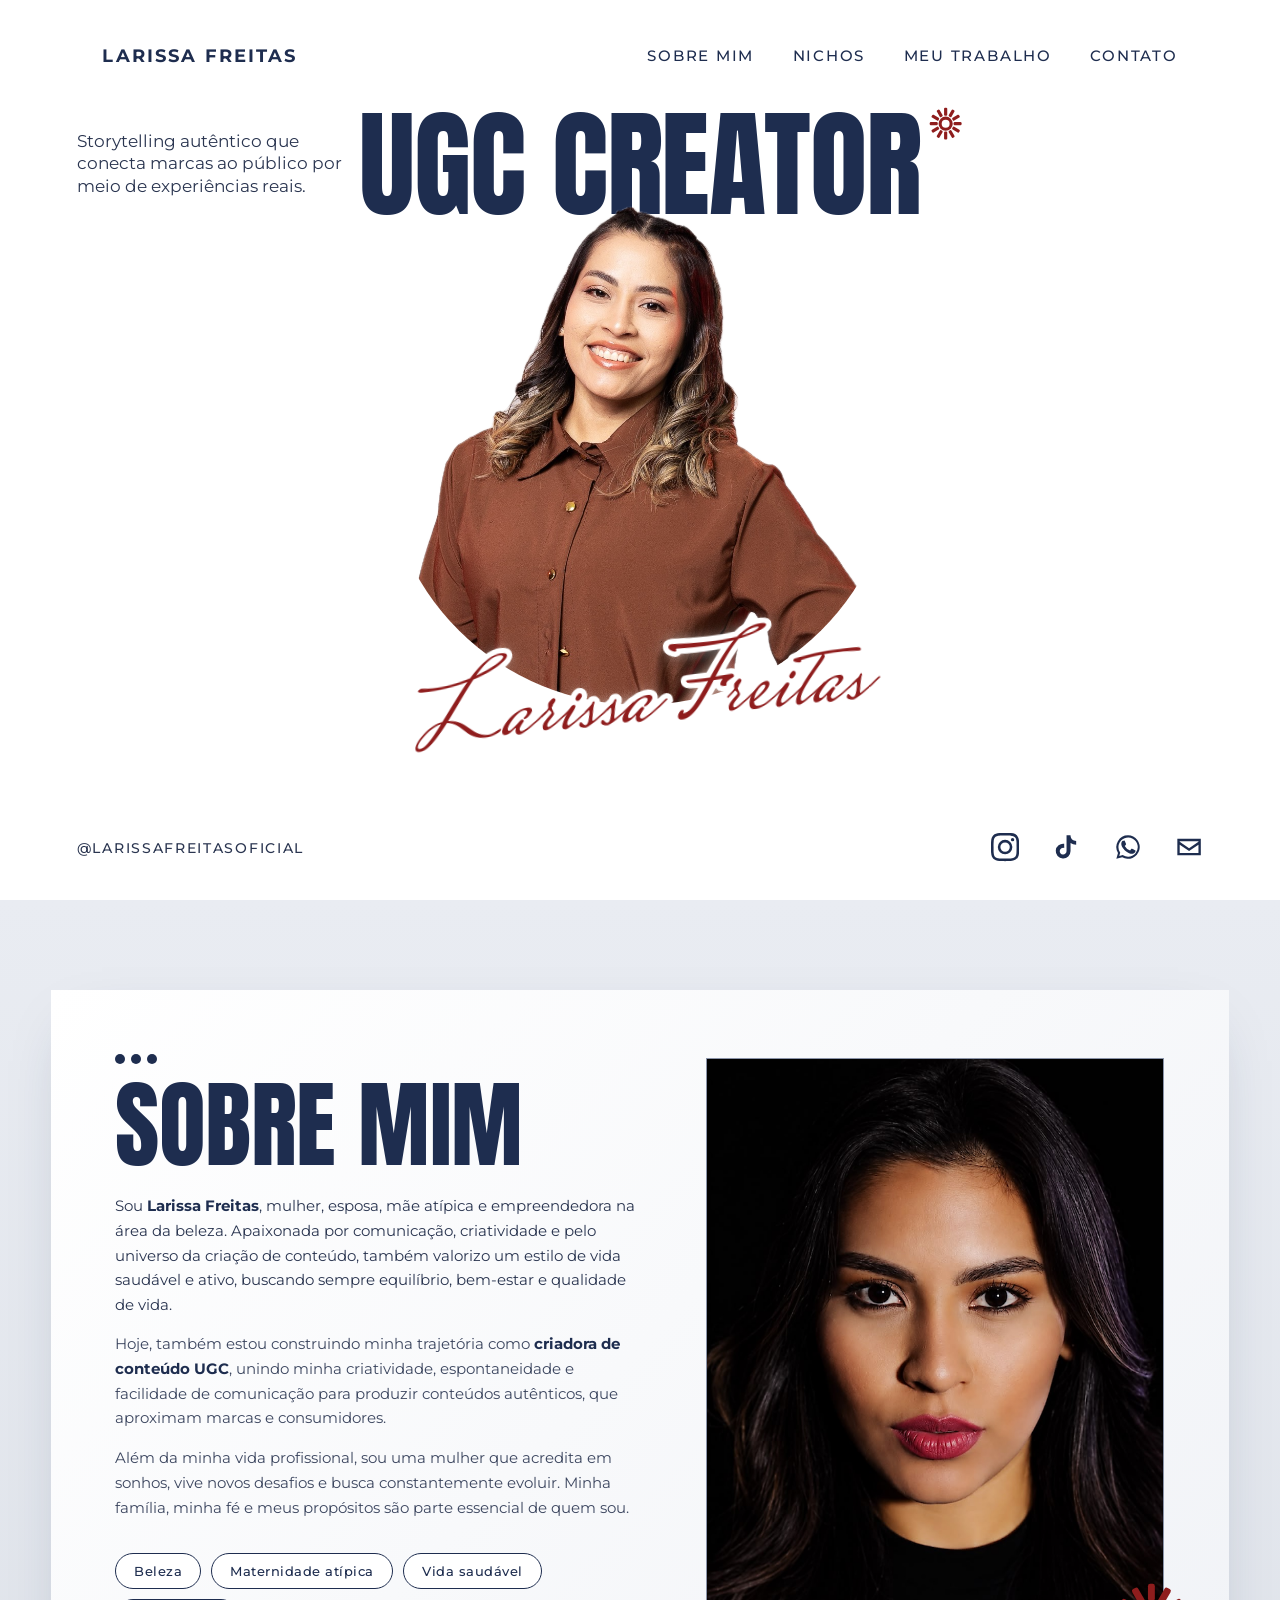
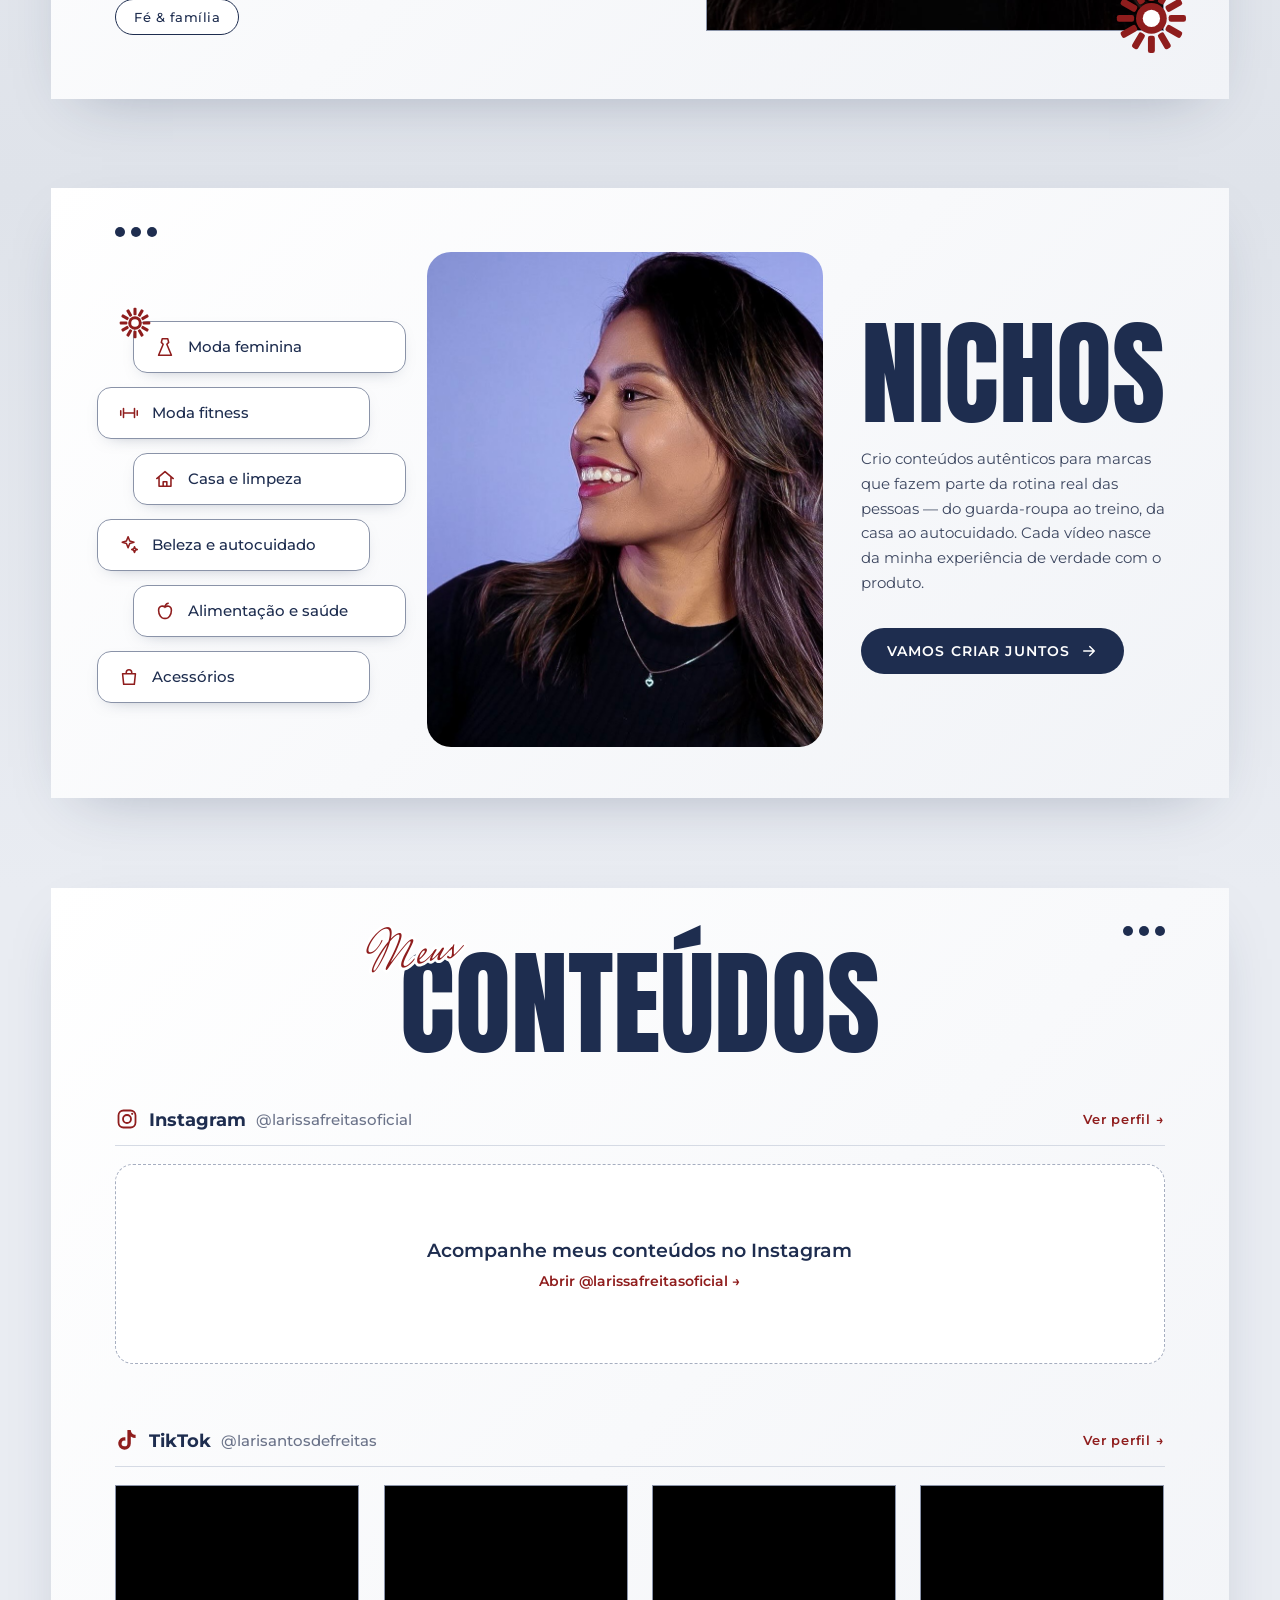
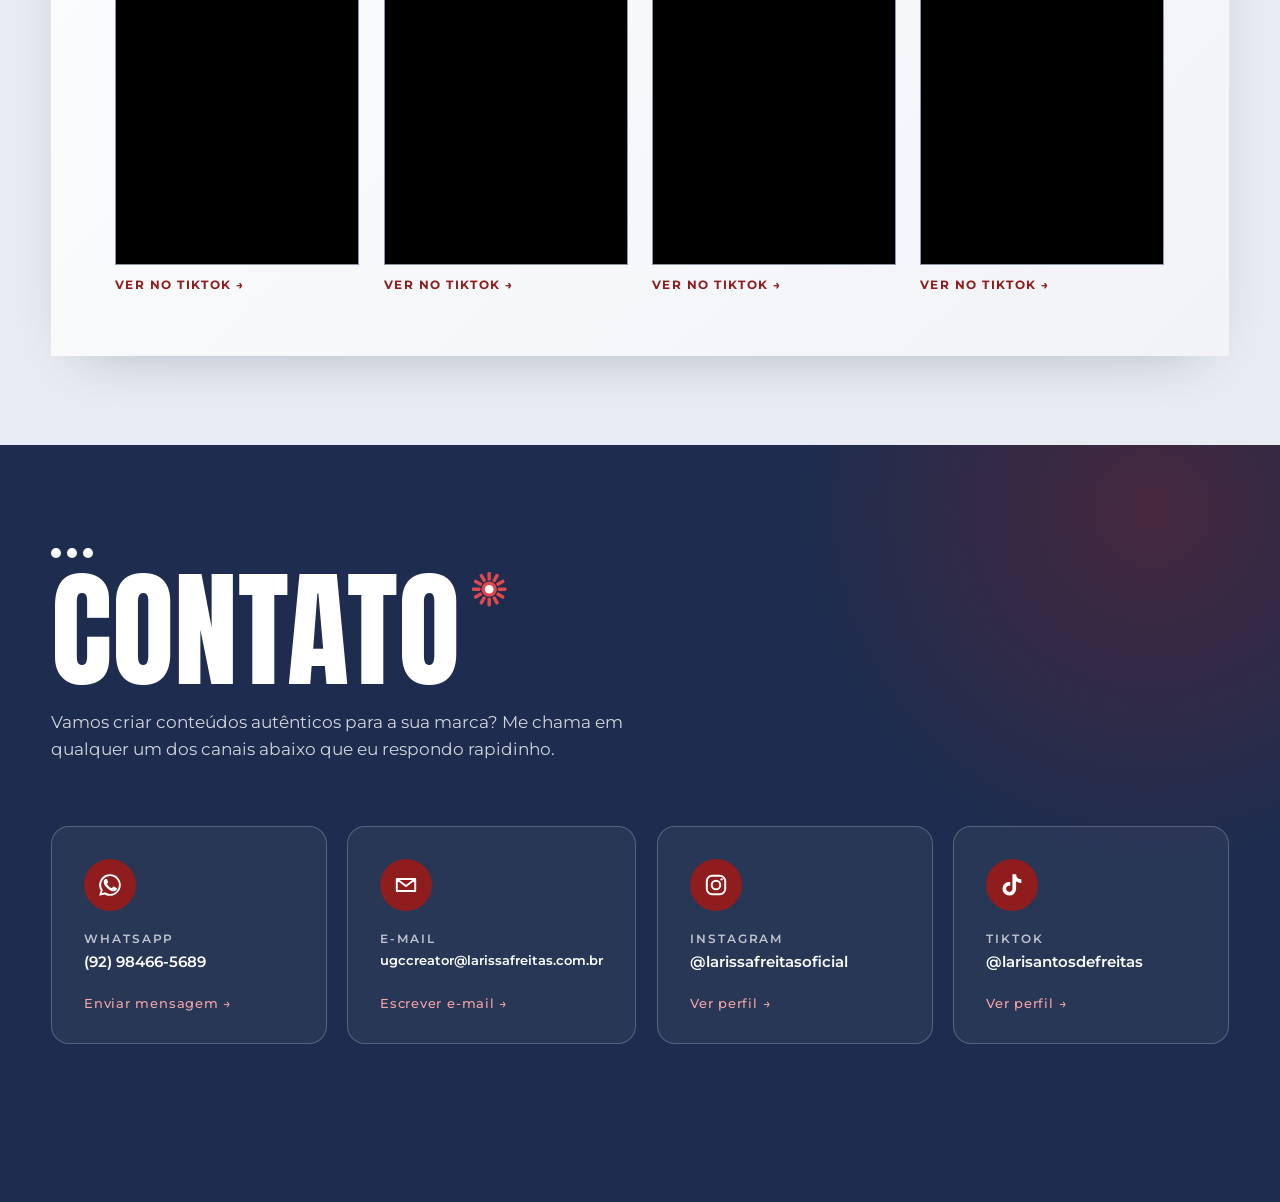
<file: index.html>
<!doctype html>
<html lang="pt-BR">
<head>
  <meta charset="utf-8">
  <meta name="viewport" content="width=device-width, initial-scale=1">
  <title>Larissa Freitas | UGC Creator</title>
  <meta name="description" content="Larissa Freitas — UGC Creator. Conteúdo autêntico que conecta marcas ao público por meio de experiências reais.">
  <link rel="icon" href="assets/img/favicon.svg" type="image/svg+xml">
  <link rel="icon" href="assets/img/favicon-32.png" sizes="32x32" type="image/png">
  <link rel="apple-touch-icon" href="assets/img/apple-touch-icon.png">
  <link rel="preconnect" href="https://fonts.googleapis.com">
  <link rel="preconnect" href="https://fonts.gstatic.com" crossorigin>
  <link href="https://fonts.googleapis.com/css2?family=Anton&family=Montserrat:wght@400;500;700&display=swap" rel="stylesheet">
  <!-- fonte cursiva com display=block: não mostra fonte substituta antes de carregar (evita o "pulo") -->
  <link href="https://fonts.googleapis.com/css2?family=Mrs+Saint+Delafield&display=block" rel="stylesheet">
  <link rel="stylesheet" href="css/styles.css?v=7">
</head>
<body>

  <!-- ===== SEÇÃO 1: HERO ===== -->
  <header class="hero" id="inicio">
    <nav class="nav">
      <a href="#inicio" class="nav__brand">LARISSA FREITAS</a>
      <button class="nav__toggle" aria-label="Abrir menu" aria-expanded="false">
        <span></span><span></span>
      </button>
      <ul class="nav__links">
        <li><a href="#sobre">Sobre Mim</a></li>
        <li><a href="#nichos">Nichos</a></li>
        <li><a href="#trabalhos">Meu Trabalho</a></li>
        <li><a href="#contato">Contato</a></li>
      </ul>
    </nav>

    <div class="hero__body">
      <p class="hero__tagline">
        Storytelling autêntico que conecta marcas ao público por meio de experiências reais.
      </p>

      <div class="hero__center">
        <h1 class="hero__title">
          UGC CREATOR<svg class="hero__star" viewBox="0 0 40 40" aria-hidden="true">
            <g fill="currentColor">
              <circle cx="20" cy="20" r="8"/>
              <g id="ray"><rect x="18.2" y="2" width="3.6" height="9" rx="1.2"/></g>
              <use href="#ray" transform="rotate(30 20 20)"/>
              <use href="#ray" transform="rotate(60 20 20)"/>
              <use href="#ray" transform="rotate(90 20 20)"/>
              <use href="#ray" transform="rotate(120 20 20)"/>
              <use href="#ray" transform="rotate(150 20 20)"/>
              <use href="#ray" transform="rotate(180 20 20)"/>
              <use href="#ray" transform="rotate(210 20 20)"/>
              <use href="#ray" transform="rotate(240 20 20)"/>
              <use href="#ray" transform="rotate(270 20 20)"/>
              <use href="#ray" transform="rotate(300 20 20)"/>
              <use href="#ray" transform="rotate(330 20 20)"/>
            </g>
            <circle cx="20" cy="20" r="4.5" fill="#fff"/>
          </svg>
        </h1>

        <figure class="hero__photo">
          <img src="assets/img/larissa-hero.png" alt="Larissa Freitas, UGC Creator">
        </figure>

        <span class="hero__signature" aria-hidden="true">Larissa Freitas</span>
      </div>
    </div>

    <div class="hero__footer">
      <a href="https://www.instagram.com/larissafreitasoficial/" target="_blank" rel="noopener" class="hero__site">@LARISSAFREITASOFICIAL</a>

      <ul class="hero__social">
        <li><a href="https://www.instagram.com/larissafreitasoficial/" target="_blank" rel="noopener" aria-label="Instagram">
          <svg viewBox="0 0 24 24"><path d="M12 2.2c3.2 0 3.6 0 4.8.1 3.3.1 4.8 1.7 4.9 4.9.1 1.3.1 1.6.1 4.8s0 3.6-.1 4.8c-.1 3.2-1.7 4.8-4.9 4.9-1.3.1-1.6.1-4.8.1s-3.6 0-4.8-.1c-3.3-.1-4.8-1.7-4.9-4.9C2.2 15.6 2.2 15.2 2.2 12s0-3.6.1-4.8C2.4 3.9 3.9 2.4 7.2 2.3c1.2-.1 1.6-.1 4.8-.1ZM12 0C8.7 0 8.3 0 7.1.1 2.7.3.3 2.7.1 7.1 0 8.3 0 8.7 0 12s0 3.7.1 4.9c.2 4.4 2.6 6.8 7 7 1.2.1 1.6.1 4.9.1s3.7 0 4.9-.1c4.4-.2 6.8-2.6 7-7 .1-1.2.1-1.6.1-4.9s0-3.7-.1-4.9c-.2-4.4-2.6-6.8-7-7C15.7 0 15.3 0 12 0Zm0 5.8a6.2 6.2 0 1 0 0 12.4 6.2 6.2 0 0 0 0-12.4ZM12 16a4 4 0 1 1 0-8 4 4 0 0 1 0 8Zm6.4-11.8a1.4 1.4 0 1 0 0 2.9 1.4 1.4 0 0 0 0-2.9Z"/></svg>
        </a></li>
        <li><a href="https://www.tiktok.com/@larisantosdefreitas" target="_blank" rel="noopener" aria-label="TikTok">
          <svg viewBox="0 0 24 24"><path d="M19.6 6.7a4.8 4.8 0 0 1-3.8-4.2V2h-3.4v13.4a2.9 2.9 0 1 1-2-2.7V9.2a6.3 6.3 0 1 0 5.4 6.2V8.6a8.2 8.2 0 0 0 4.8 1.5V6.8l-1-.1Z"/></svg>
        </a></li>
        <li><a href="https://wa.me/5592984665689" target="_blank" rel="noopener" aria-label="WhatsApp">
          <svg viewBox="0 0 24 24"><path d="M17.5 14.4c-.3-.1-1.8-.9-2-1-.3-.1-.5-.1-.7.1l-.9 1.2c-.2.2-.3.2-.6.1a8.1 8.1 0 0 1-4-3.5c-.3-.5.3-.5.9-1.6.1-.2 0-.4 0-.5l-.9-2.2c-.2-.6-.5-.5-.7-.5h-.6c-.2 0-.5.1-.8.4-.3.3-1 1-1 2.5s1.1 2.9 1.2 3.1c.2.2 2.1 3.2 5.1 4.5 1.9.8 2.6.9 3.6.7.6-.1 1.8-.7 2-1.4.3-.7.3-1.3.2-1.4l-.8-.5ZM12 2a10 10 0 0 0-8.6 15.1L2 22l5-1.3A10 10 0 1 0 12 2Zm0 18.2c-1.5 0-3-.4-4.2-1.2l-.3-.2-3 .8.8-2.9-.2-.3A8.2 8.2 0 1 1 12 20.2Z"/></svg>
        </a></li>
        <li><a href="mailto:ugccreator@larissafreitas.com.br" aria-label="E-mail">
          <svg viewBox="0 0 24 24"><path d="M2 5h20v14H2V5Zm2 2v.5l8 5.5 8-5.5V7H4Zm16 3-8 5.4L4 10v7h16v-7Z"/></svg>
        </a></li>
      </ul>
    </div>
  </header>

  <!-- ===== SEÇÃO 2: SOBRE MIM ===== -->
  <section class="about" id="sobre">
    <div class="about__card">
      <div class="about__content">
        <span class="about__dots" aria-hidden="true"><i></i><i></i><i></i></span>
        <h2 class="about__title">SOBRE MIM</h2>

        <p class="about__lead">
          Sou <strong>Larissa Freitas</strong>, mulher, esposa, mãe atípica e empreendedora na área da beleza.
          Apaixonada por comunicação, criatividade e pelo universo da criação de conteúdo, também valorizo um
          estilo de vida saudável e ativo, buscando sempre equilíbrio, bem-estar e qualidade de vida.
        </p>
        <p>
          Hoje, também estou construindo minha trajetória como <strong>criadora de conteúdo UGC</strong>, unindo
          minha criatividade, espontaneidade e facilidade de comunicação para produzir conteúdos autênticos,
          que aproximam marcas e consumidores.
        </p>
        <p>
          Além da minha vida profissional, sou uma mulher que acredita em sonhos, vive novos desafios e busca
          constantemente evoluir. Minha família, minha fé e meus propósitos são parte essencial de quem sou.
        </p>

        <ul class="about__tags">
          <li>Beleza</li>
          <li>Maternidade atípica</li>
          <li>Vida saudável</li>
          <li>Fé &amp; família</li>
        </ul>
      </div>

      <figure class="about__photo">
        <div class="about__frame">
          <img src="assets/img/larissa-sobre2.jpg" alt="Retrato de Larissa Freitas" loading="lazy">
        </div>
        <svg class="about__star" viewBox="0 0 40 40" aria-hidden="true">
          <g fill="currentColor">
            <circle cx="20" cy="20" r="8"/>
            <g id="ray2"><rect x="18.2" y="2" width="3.6" height="9" rx="1.2"/></g>
            <use href="#ray2" transform="rotate(30 20 20)"/>
            <use href="#ray2" transform="rotate(60 20 20)"/>
            <use href="#ray2" transform="rotate(90 20 20)"/>
            <use href="#ray2" transform="rotate(120 20 20)"/>
            <use href="#ray2" transform="rotate(150 20 20)"/>
            <use href="#ray2" transform="rotate(180 20 20)"/>
            <use href="#ray2" transform="rotate(210 20 20)"/>
            <use href="#ray2" transform="rotate(240 20 20)"/>
            <use href="#ray2" transform="rotate(270 20 20)"/>
            <use href="#ray2" transform="rotate(300 20 20)"/>
            <use href="#ray2" transform="rotate(330 20 20)"/>
          </g>
          <circle cx="20" cy="20" r="4.5" fill="#fff"/>
        </svg>
      </figure>
    </div>
  </section>

  <!-- ===== SEÇÃO 3: NICHOS ===== -->
  <section class="niches" id="nichos">
    <div class="niches__card">
      <span class="about__dots niches__dots" aria-hidden="true"><i></i><i></i><i></i></span>

      <ul class="niches__list">
        <li class="niche">
          <svg class="niches__star" viewBox="0 0 40 40" aria-hidden="true"><use href="#sun"/></svg>
          <svg class="niche__icon" viewBox="0 0 24 24" aria-hidden="true"><path d="M9 3 8 7l2 2-5 12h14L14 9l2-2-1-4M9 3h6"/></svg>
          <span>Moda feminina</span>
        </li>
        <li class="niche">
          <svg class="niche__icon" viewBox="0 0 24 24" aria-hidden="true"><path d="M6 7v10M3 9.5v5M18 7v10M21 9.5v5M6 12h12"/></svg>
          <span>Moda fitness</span>
        </li>
        <li class="niche">
          <svg class="niche__icon" viewBox="0 0 24 24" aria-hidden="true"><path d="M3 11.5 12 4l9 7.5M5.5 10v10h13V10M10 20v-5h4v5"/></svg>
          <span>Casa e limpeza</span>
        </li>
        <li class="niche">
          <svg class="niche__icon" viewBox="0 0 24 24" aria-hidden="true"><path d="M11 3l1.8 4.6L17.4 9l-4.6 1.4L11 15l-1.8-4.6L4.6 9l4.6-1.4zM18 14l.9 2.1L21 17l-2.1.9L18 20l-.9-2.1L15 17l2.1-.9z"/></svg>
          <span>Beleza e autocuidado</span>
        </li>
        <li class="niche">
          <svg class="niche__icon" viewBox="0 0 24 24" aria-hidden="true"><path d="M12 8c-2-2.2-7-1.8-7 3.2C5 16 8 21 12 20c4 1 7-4 7-8.8 0-5-5-5.4-7-3.2zM12 8c0-2.2 1.2-4 3.5-4.5"/></svg>
          <span>Alimentação e saúde</span>
        </li>
        <li class="niche">
          <svg class="niche__icon" viewBox="0 0 24 24" aria-hidden="true"><path d="M5 8.5h14l-1.2 11.5H6.2zM9 8.5V7a3 3 0 0 1 6 0v1.5"/></svg>
          <span>Acessórios</span>
        </li>
      </ul>

      <figure class="niches__photo">
        <img src="assets/img/larissa-nichos3.jpg" alt="Larissa Freitas sorrindo, olhando para o lado" loading="lazy">
      </figure>

      <div class="niches__content">
        <h2 class="niches__title">NICHOS</h2>
        <p>
          Crio conteúdos autênticos para marcas que fazem parte da rotina real das pessoas —
          do guarda-roupa ao treino, da casa ao autocuidado. Cada vídeo nasce da minha
          experiência de verdade com o produto.
        </p>
        <a href="#contato" class="btn">Vamos criar juntos
          <svg viewBox="0 0 24 24" aria-hidden="true"><path d="M5 12h14M13 6l6 6-6 6"/></svg>
        </a>
      </div>
    </div>

  </section>

  <!-- ===== SEÇÃO 4: CONTEÚDOS (Instagram + TikTok, atualizam sozinhos) ===== -->
  <section class="feed" id="trabalhos">
    <div class="feed__card">
      <span class="about__dots feed__dots" aria-hidden="true"><i></i><i></i><i></i></span>

      <h2 class="feed__title">
        <span class="feed__word"><span class="feed__script">Meus</span>CONTEÚDOS</span>
      </h2>

      <!-- Instagram -->
      <div class="feed__block">
        <div class="feed__bar">
          <h3 class="feed__network">
            <svg viewBox="0 0 24 24" aria-hidden="true"><rect x="3.5" y="3.5" width="17" height="17" rx="5" fill="none" stroke="currentColor" stroke-width="1.8"/><circle cx="12" cy="12" r="4" fill="none" stroke="currentColor" stroke-width="1.8"/><circle cx="17.2" cy="6.8" r="1.1" fill="currentColor"/></svg>
            Instagram <span>@larissafreitasoficial</span>
          </h3>
          <a class="feed__more" href="https://www.instagram.com/larissafreitasoficial/" target="_blank" rel="noopener">Ver perfil →</a>
        </div>
        <div class="feed__grid" id="ig-feed" aria-live="polite">
          <!-- preenchido automaticamente pelo script abaixo -->
        </div>
      </div>

      <!-- TikTok (embed oficial do perfil: mostra sempre os vídeos mais recentes) -->
      <div class="feed__block">
        <div class="feed__bar">
          <h3 class="feed__network">
            <svg viewBox="0 0 24 24" aria-hidden="true"><path fill="currentColor" d="M19.6 6.7a4.8 4.8 0 0 1-3.8-4.2V2h-3.4v13.4a2.9 2.9 0 1 1-2-2.7V9.2a6.3 6.3 0 1 0 5.4 6.2V8.6a8.2 8.2 0 0 0 4.8 1.5V6.8l-1-.1Z"/></svg>
            TikTok <span>@larisantosdefreitas</span>
          </h3>
          <a class="feed__more" href="https://www.tiktok.com/@larisantosdefreitas" target="_blank" rel="noopener">Ver perfil →</a>
        </div>
        <div class="feed__grid" id="tt-feed" hidden></div>
        <div class="feed__tiktok">
          <blockquote class="tiktok-embed" cite="https://www.tiktok.com/@larisantosdefreitas" data-unique-id="larisantosdefreitas" data-embed-type="creator" style="max-width: 780px; min-width: 288px;">
            <section>
              <a target="_blank" rel="noopener" href="https://www.tiktok.com/@larisantosdefreitas?refer=creator_embed">@larisantosdefreitas</a>
            </section>
          </blockquote>
        </div>
        <p class="feed__note">Os vídeos não carregaram? <a href="https://www.tiktok.com/@larisantosdefreitas" target="_blank" rel="noopener">Assista direto no TikTok →</a></p>
      </div>
    </div>
  </section>

  <!-- ===== SEÇÃO 5: CONTATO ===== -->
  <section class="contact" id="contato">
    <div class="contact__inner">
      <div class="contact__head">
        <span class="about__dots contact__dots" aria-hidden="true"><i></i><i></i><i></i></span>
        <h2 class="contact__title">CONTATO<svg class="contact__star" viewBox="0 0 40 40" aria-hidden="true"><use href="#sun"/></svg></h2>
        <p class="contact__lead">
          Vamos criar conteúdos autênticos para a sua marca? Me chama em qualquer um dos canais abaixo
          que eu respondo rapidinho.
        </p>
      </div>

      <ul class="contact__list">
        <li>
          <a class="contact__card" href="https://wa.me/5592984665689" target="_blank" rel="noopener">
            <span class="contact__icon">
              <svg viewBox="0 0 24 24" aria-hidden="true"><path fill="currentColor" d="M17.5 14.4c-.3-.1-1.8-.9-2-1-.3-.1-.5-.1-.7.1l-.9 1.2c-.2.2-.3.2-.6.1a8.1 8.1 0 0 1-4-3.5c-.3-.5.3-.5.9-1.6.1-.2 0-.4 0-.5l-.9-2.2c-.2-.6-.5-.5-.7-.5h-.6c-.2 0-.5.1-.8.4-.3.3-1 1-1 2.5s1.1 2.9 1.2 3.1c.2.2 2.1 3.2 5.1 4.5 1.9.8 2.6.9 3.6.7.6-.1 1.8-.7 2-1.4.3-.7.3-1.3.2-1.4l-.8-.5ZM12 2a10 10 0 0 0-8.6 15.1L2 22l5-1.3A10 10 0 1 0 12 2Zm0 18.2c-1.5 0-3-.4-4.2-1.2l-.3-.2-3 .8.8-2.9-.2-.3A8.2 8.2 0 1 1 12 20.2Z"/></svg>
            </span>
            <span class="contact__label">WhatsApp</span>
            <span class="contact__value">(92) 98466-5689</span>
            <span class="contact__cta">Enviar mensagem →</span>
          </a>
        </li>
        <li>
          <a class="contact__card" href="mailto:ugccreator@larissafreitas.com.br">
            <span class="contact__icon">
              <svg viewBox="0 0 24 24" aria-hidden="true"><path fill="none" stroke="currentColor" stroke-width="1.8" stroke-linecap="round" stroke-linejoin="round" d="M3.5 6.5h17v11h-17zM4 7l8 6 8-6"/></svg>
            </span>
            <span class="contact__label">E-mail</span>
            <span class="contact__value contact__value--sm">ugccreator@larissafreitas.com.br</span>
            <span class="contact__cta">Escrever e-mail →</span>
          </a>
        </li>
        <li>
          <a class="contact__card" href="https://www.instagram.com/larissafreitasoficial/" target="_blank" rel="noopener">
            <span class="contact__icon">
              <svg viewBox="0 0 24 24" aria-hidden="true"><rect x="3.5" y="3.5" width="17" height="17" rx="5" fill="none" stroke="currentColor" stroke-width="1.8"/><circle cx="12" cy="12" r="4" fill="none" stroke="currentColor" stroke-width="1.8"/><circle cx="17.2" cy="6.8" r="1.1" fill="currentColor"/></svg>
            </span>
            <span class="contact__label">Instagram</span>
            <span class="contact__value">@larissafreitasoficial</span>
            <span class="contact__cta">Ver perfil →</span>
          </a>
        </li>
        <li>
          <a class="contact__card" href="https://www.tiktok.com/@larisantosdefreitas" target="_blank" rel="noopener">
            <span class="contact__icon">
              <svg viewBox="0 0 24 24" aria-hidden="true"><path fill="currentColor" d="M19.6 6.7a4.8 4.8 0 0 1-3.8-4.2V2h-3.4v13.4a2.9 2.9 0 1 1-2-2.7V9.2a6.3 6.3 0 1 0 5.4 6.2V8.6a8.2 8.2 0 0 0 4.8 1.5V6.8l-1-.1Z"/></svg>
            </span>
            <span class="contact__label">TikTok</span>
            <span class="contact__value">@larisantosdefreitas</span>
            <span class="contact__cta">Ver perfil →</span>
          </a>
        </li>
      </ul>
    </div>

    <footer class="site-footer">
      <span>© 2026 Larissa Freitas · UGC Creator</span>
      <a href="#inicio">Voltar ao topo ↑</a>
    </footer>

    <!-- símbolo do sol reutilizável -->
    <svg width="0" height="0" style="position:absolute" aria-hidden="true">
      <symbol id="sun" viewBox="0 0 40 40">
        <g fill="currentColor">
          <circle cx="20" cy="20" r="8"/>
          <g id="ray3"><rect x="18.2" y="2" width="3.6" height="9" rx="1.2"/></g>
          <use href="#ray3" transform="rotate(30 20 20)"/><use href="#ray3" transform="rotate(60 20 20)"/>
          <use href="#ray3" transform="rotate(90 20 20)"/><use href="#ray3" transform="rotate(120 20 20)"/>
          <use href="#ray3" transform="rotate(150 20 20)"/><use href="#ray3" transform="rotate(180 20 20)"/>
          <use href="#ray3" transform="rotate(210 20 20)"/><use href="#ray3" transform="rotate(240 20 20)"/>
          <use href="#ray3" transform="rotate(270 20 20)"/><use href="#ray3" transform="rotate(300 20 20)"/>
          <use href="#ray3" transform="rotate(330 20 20)"/>
        </g>
        <circle cx="20" cy="20" r="4.5" fill="#fff"/>
      </symbol>
    </svg>
  </section>

  <script src="js/main.js?v=2"></script>
</body>
</html>
</file>
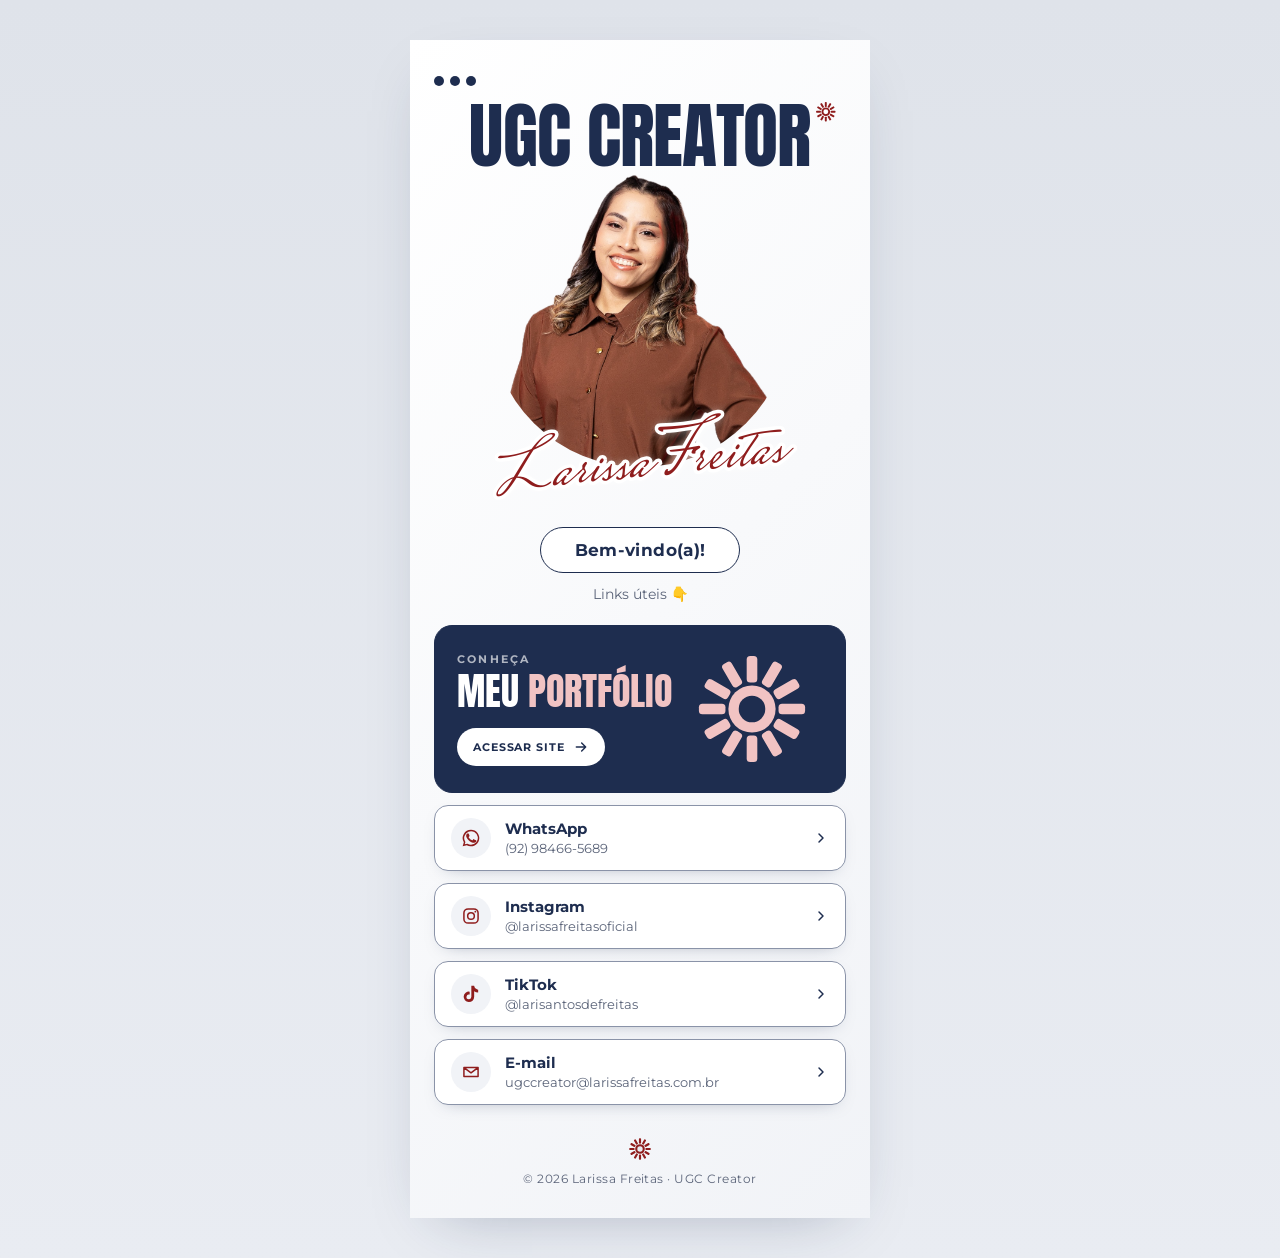
<file: links/index.html>
<!doctype html>
<html lang="pt-BR">
<head>
  <meta charset="utf-8">
  <meta name="viewport" content="width=device-width, initial-scale=1, viewport-fit=cover">
  <title>Larissa Freitas | Links</title>
  <meta name="description" content="Larissa Freitas — UGC Creator. Orçamentos, site, Instagram, TikTok e contato.">
  <meta name="theme-color" content="#ffffff">
  <link rel="icon" href="/assets/img/favicon.svg" type="image/svg+xml">
  <link rel="icon" href="/assets/img/favicon-32.png" sizes="32x32" type="image/png">
  <link rel="apple-touch-icon" href="/assets/img/apple-touch-icon.png">
  <link rel="preconnect" href="https://fonts.googleapis.com">
  <link rel="preconnect" href="https://fonts.gstatic.com" crossorigin>
  <link href="https://fonts.googleapis.com/css2?family=Anton&family=Montserrat:wght@400;500;600;700&display=swap" rel="stylesheet">
  <link href="https://fonts.googleapis.com/css2?family=Mrs+Saint+Delafield&display=block" rel="stylesheet">
  <link rel="stylesheet" href="/links/links.css?v=4">
</head>
<body>
  <main class="lk">

    <!-- ===== TOPO: foto + nome ===== -->
    <header class="lk-hero">
      <span class="lk-dots" aria-hidden="true"><i></i><i></i><i></i></span>
      <h1 class="lk-hero__title">UGC CREATOR<svg class="lk-hero__star" viewBox="0 0 40 40" aria-hidden="true"><use href="#sun"/></svg></h1>
      <figure class="lk-hero__photo">
        <img src="/assets/img/larissa-hero.png" alt="Larissa Freitas, UGC Creator">
      </figure>
      <span class="lk-hero__signature">Larissa Freitas</span>
    </header>

    <div class="lk-welcome">
      <span class="lk-pill">Bem-vindo(a)!</span>
      <p>Links úteis <span aria-hidden="true">👇</span></p>
    </div>

    <!-- ===== CARDS ===== -->
    <ul class="lk-list">

      <!-- Portfólio (destaque) -->
      <li>
        <a class="lk-card lk-card--feature" href="https://larissafreitasugc.com.br" target="_blank" rel="noopener">
          <span class="lk-card__text">
            <span class="lk-card__eyebrow">Conheça</span>
            <span class="lk-card__title">Meu <em>portfólio</em></span>
            <span class="lk-btn">Acessar site
              <svg viewBox="0 0 24 24" aria-hidden="true"><path d="M5 12h14M13 6l6 6-6 6"/></svg>
            </span>
          </span>
          <svg class="lk-card__logo" viewBox="0 0 40 40" aria-hidden="true"><use href="#sun"/></svg>
        </a>
      </li>

      <!-- Redes e contato -->
      <li>
        <a class="lk-row" href="https://wa.me/5592984665689" target="_blank" rel="noopener">
          <span class="lk-row__icon">
            <svg viewBox="0 0 24 24" aria-hidden="true"><path fill="currentColor" d="M17.5 14.4c-.3-.1-1.8-.9-2-1-.3-.1-.5-.1-.7.1l-.9 1.2c-.2.2-.3.2-.6.1a8.1 8.1 0 0 1-4-3.5c-.3-.5.3-.5.9-1.6.1-.2 0-.4 0-.5l-.9-2.2c-.2-.6-.5-.5-.7-.5h-.6c-.2 0-.5.1-.8.4-.3.3-1 1-1 2.5s1.1 2.9 1.2 3.1c.2.2 2.1 3.2 5.1 4.5 1.9.8 2.6.9 3.6.7.6-.1 1.8-.7 2-1.4.3-.7.3-1.3.2-1.4l-.8-.5ZM12 2a10 10 0 0 0-8.6 15.1L2 22l5-1.3A10 10 0 1 0 12 2Zm0 18.2c-1.5 0-3-.4-4.2-1.2l-.3-.2-3 .8.8-2.9-.2-.3A8.2 8.2 0 1 1 12 20.2Z"/></svg>
          </span>
          <span class="lk-row__text"><strong>WhatsApp</strong><span>(92) 98466-5689</span></span>
          <svg class="lk-row__arrow" viewBox="0 0 24 24" aria-hidden="true"><path d="M9 6l6 6-6 6"/></svg>
        </a>
      </li>
      <li>
        <a class="lk-row" href="https://www.instagram.com/larissafreitasoficial/" target="_blank" rel="noopener">
          <span class="lk-row__icon">
            <svg viewBox="0 0 24 24" aria-hidden="true"><rect x="3.5" y="3.5" width="17" height="17" rx="5" fill="none" stroke="currentColor" stroke-width="1.8"/><circle cx="12" cy="12" r="4" fill="none" stroke="currentColor" stroke-width="1.8"/><circle cx="17.2" cy="6.8" r="1.1" fill="currentColor"/></svg>
          </span>
          <span class="lk-row__text"><strong>Instagram</strong><span>@larissafreitasoficial</span></span>
          <svg class="lk-row__arrow" viewBox="0 0 24 24" aria-hidden="true"><path d="M9 6l6 6-6 6"/></svg>
        </a>
      </li>
      <li>
        <a class="lk-row" href="https://www.tiktok.com/@larisantosdefreitas" target="_blank" rel="noopener">
          <span class="lk-row__icon">
            <svg viewBox="0 0 24 24" aria-hidden="true"><path fill="currentColor" d="M19.6 6.7a4.8 4.8 0 0 1-3.8-4.2V2h-3.4v13.4a2.9 2.9 0 1 1-2-2.7V9.2a6.3 6.3 0 1 0 5.4 6.2V8.6a8.2 8.2 0 0 0 4.8 1.5V6.8l-1-.1Z"/></svg>
          </span>
          <span class="lk-row__text"><strong>TikTok</strong><span>@larisantosdefreitas</span></span>
          <svg class="lk-row__arrow" viewBox="0 0 24 24" aria-hidden="true"><path d="M9 6l6 6-6 6"/></svg>
        </a>
      </li>
      <li>
        <a class="lk-row" href="mailto:ugccreator@larissafreitas.com.br">
          <span class="lk-row__icon">
            <svg viewBox="0 0 24 24" aria-hidden="true"><path fill="none" stroke="currentColor" stroke-width="1.8" stroke-linecap="round" stroke-linejoin="round" d="M3.5 6.5h17v11h-17zM4 7l8 6 8-6"/></svg>
          </span>
          <span class="lk-row__text"><strong>E-mail</strong><span>ugccreator@larissafreitas.com.br</span></span>
          <svg class="lk-row__arrow" viewBox="0 0 24 24" aria-hidden="true"><path d="M9 6l6 6-6 6"/></svg>
        </a>
      </li>
    </ul>

    <footer class="lk-footer">
      <svg viewBox="0 0 40 40" aria-hidden="true"><use href="#sun"/></svg>
      <span>© 2026 Larissa Freitas · UGC Creator</span>
    </footer>
  </main>

  <!-- símbolo do sol -->
  <svg width="0" height="0" style="position:absolute" aria-hidden="true">
    <symbol id="sun" viewBox="0 0 40 40">
      <g fill="currentColor">
        <circle cx="20" cy="20" r="8"/>
        <g id="ray"><rect x="18.2" y="2" width="3.6" height="9" rx="1.2"/></g>
        <use href="#ray" transform="rotate(30 20 20)"/><use href="#ray" transform="rotate(60 20 20)"/>
        <use href="#ray" transform="rotate(90 20 20)"/><use href="#ray" transform="rotate(120 20 20)"/>
        <use href="#ray" transform="rotate(150 20 20)"/><use href="#ray" transform="rotate(180 20 20)"/>
        <use href="#ray" transform="rotate(210 20 20)"/><use href="#ray" transform="rotate(240 20 20)"/>
        <use href="#ray" transform="rotate(270 20 20)"/><use href="#ray" transform="rotate(300 20 20)"/>
        <use href="#ray" transform="rotate(330 20 20)"/>
      </g>
      <circle cx="20" cy="20" r="4.5" fill="var(--sun-core, #fff)"/>
    </symbol>
  </svg>
</body>
</html>
</file>
<file: css/styles.css>
:root {
  --navy: #1e2d4f;
  --wine: #8f1d1d;
  --text: #2a3550;
  --bg: #ffffff;
  --font-display: "Anton", "Impact", sans-serif;
  --font-body: "Montserrat", system-ui, sans-serif;
  --font-script: "Mrs Saint Delafield", cursive;
}

*, *::before, *::after { box-sizing: border-box; }
html { scroll-behavior: smooth; }
body {
  margin: 0;
  background: var(--bg);
  color: var(--text);
  font-family: var(--font-body);
  -webkit-font-smoothing: antialiased;
  overflow-x: hidden;
}
html, body { max-width: 100%; overflow-x: clip; }
.hero { overflow-x: clip; }
a { color: inherit; text-decoration: none; }
ul { list-style: none; margin: 0; padding: 0; }

/* ===== HERO ===== */
.hero {
  position: relative;
  min-height: 100vh;
  min-height: 100svh;
  display: flex;
  flex-direction: column;
  padding: 0 clamp(16px, 4vw, 64px);
  max-width: 1600px;
  margin: 0 auto;
}

/* Nav */
.nav {
  display: flex;
  align-items: center;
  justify-content: space-between;
  padding: clamp(20px, 3.5vw, 48px) clamp(0px, 4vw, 80px);
  position: relative;
  z-index: 10;
}
.nav__brand {
  white-space: nowrap;
  font-weight: 700;
  font-size: clamp(14px, 1.4vw, 20px);
  letter-spacing: .12em;
  color: var(--navy);
}
.nav__links {
  display: flex;
  gap: clamp(20px, 3vw, 56px);
  margin-left: 32px;
}
.nav__links a {
  white-space: nowrap;
  font-weight: 500;
  font-size: clamp(12px, 1.15vw, 16px);
  letter-spacing: .12em;
  text-transform: uppercase;
  color: var(--navy);
  position: relative;
}
.nav__links a::after {
  content: "";
  position: absolute;
  left: 0; bottom: -6px;
  width: 100%; height: 2px;
  background: var(--wine);
  transform: scaleX(0);
  transform-origin: left;
  transition: transform .3s ease;
}
.nav__links a:hover::after { transform: scaleX(1); }
.nav__toggle { display: none; }

/* Body */
.hero__body {
  flex: 1;
  display: grid;
  grid-template-columns: 1fr auto 1fr;
  align-items: start;
  padding: 0 clamp(0px, 2vw, 40px);
}
.hero__tagline {
  margin: clamp(8px, 1.5vw, 24px) 0 0;
  max-width: 270px;
  font-size: clamp(14px, 1.35vw, 20px);
  line-height: 1.3;
  color: var(--text);
}

.hero__center {
  grid-column: 2;
  position: relative;
  display: flex;
  flex-direction: column;
  align-items: center;
}

.hero__title {
  position: relative;
  margin: 0;
  font-family: var(--font-display);
  font-weight: 400;
  font-size: clamp(64px, 9.2vw, 150px);
  line-height: .9;
  letter-spacing: -.01em;
  color: var(--navy);
  white-space: nowrap;
  z-index: 1;
}
.hero__star {
  position: absolute;
  top: -.04em;
  right: -.36em;
  width: .3em;
  height: .3em;
  color: var(--wine);
  animation: spin 14s linear infinite;
}
@keyframes spin { to { transform: rotate(360deg); } }

/* Photo: top open, bottom cut in a circle (like the reference) */
.hero__photo {
  position: relative;
  z-index: 2;
  margin: -0.55em 0 0;
  font-size: clamp(64px, 9.2vw, 150px); /* ties overlap to title size */
  width: clamp(300px, min(40vw, 62vh), 600px);
  aspect-ratio: 1 / 1.08;
  border-radius: 0 0 50% 50% / 0 0 46% 46%;
  overflow: hidden;
}
.hero__photo img {
  display: block;
  width: 100%;
  height: 100%;
  object-fit: cover;
  object-position: center top;
}

.hero__signature {
  position: absolute;
  z-index: 3;
  bottom: -0.5em;
  left: 0;
  right: 0;
  display: flex;
  justify-content: center;
  transform: rotate(-6deg);
  font-family: var(--font-script);
  font-size: clamp(64px, 8.5vw, 135px);
  line-height: 1;
  color: var(--wine);
  /* contorno branco para leitura sobre a foto */
  -webkit-text-stroke: .1em #fff;
  paint-order: stroke fill;
  text-shadow: 0 0 .06em #fff, 0 0 .12em #fff, 0 .04em .2em rgba(255,255,255,.9);
  white-space: nowrap;
  pointer-events: none;
}

/* Footer row */
.hero__footer {
  display: flex;
  align-items: center;
  justify-content: space-between;
  padding: clamp(28px, 3vw, 48px) clamp(0px, 2vw, 40px) clamp(24px, 3vw, 44px);
}
.hero__site {
  font-weight: 500;
  font-size: clamp(12px, 1.1vw, 16px);
  letter-spacing: .12em;
  color: var(--text);
}
.hero__social {
  display: flex;
  gap: clamp(18px, 2.6vw, 40px);
}
.hero__social a {
  display: grid;
  place-items: center;
  color: var(--navy);
  transition: color .25s ease, transform .25s ease;
}
.hero__social a:hover { color: var(--wine); transform: translateY(-3px); }
.hero__social svg { width: clamp(22px, 2.2vw, 34px); height: auto; fill: currentColor; }

/* Entrance animation */
@media (prefers-reduced-motion: no-preference) {
  .hero__title,
  .hero__photo,
  .hero__signature,
  .hero__tagline { animation: rise .9s cubic-bezier(.2,.7,.2,1) both; }
  .hero__photo { animation-delay: .15s; }
  .hero__signature { animation-name: rise-sig; animation-delay: .45s; }
  .hero__tagline { animation-delay: .3s; }
}
@media (prefers-reduced-motion: reduce) {
  .hero__star { animation: none; }
}
@keyframes rise {
  from { opacity: 0; transform: translateY(24px); }
  to   { opacity: 1; transform: none; }
}
@keyframes rise-sig {
  from { opacity: 0; transform: rotate(-6deg) translateY(20px); }
  to   { opacity: 1; transform: rotate(-6deg); }
}

/* ===== Tablet / Mobile ===== */
@media (max-width: 900px) {
  .nav { padding-left: 0; padding-right: 0; }
  .nav__toggle {
    display: grid;
    gap: 6px;
    width: 32px;
    padding: 6px 0;
    background: none;
    border: 0;
    cursor: pointer;
  }
  .nav__toggle span {
    display: block;
    height: 2px;
    background: var(--navy);
    transition: transform .3s ease;
  }
  .nav.is-open .nav__toggle span:first-child { transform: translateY(4px) rotate(45deg); }
  .nav.is-open .nav__toggle span:last-child  { transform: translateY(-4px) rotate(-45deg); }
  .nav__links {
    position: absolute;
    top: 100%;
    left: 0; right: 0;
    flex-direction: column;
    gap: 20px;
    padding: 24px 0;
    background: var(--bg);
    border-top: 1px solid #e6e8ee;
    opacity: 0;
    visibility: hidden;
    transform: translateY(-8px);
    transition: .25s ease;
  }
  .nav.is-open .nav__links { opacity: 1; visibility: visible; transform: none; }

}

@media (max-width: 900px) {
  .hero__body {
    grid-template-columns: 1fr;
    justify-items: center;
    text-align: center;
    padding: 0;
  }
  .hero__tagline { order: 2; margin-top: 64px; max-width: 340px; }
  .hero__center { grid-column: 1; order: 1; margin-top: 16px; }
  .hero__title { font-size: clamp(48px, 13vw, 110px); }
  .hero__star { right: -.3em; }
  .hero__photo { font-size: clamp(48px, 13vw, 110px); width: min(82vw, 380px); }
  .hero__signature { font-size: clamp(52px, 14vw, 100px); }
  .hero__center { max-width: 100%; }
  .hero__tagline { margin-top: 64px; }
  .hero__footer { flex-direction: column-reverse; gap: 20px; }
}

/* ===== SOBRE MIM ===== */
.about {
  background: linear-gradient(180deg, #e9ecf2 0%, #dfe3ea 100%);
  padding: clamp(48px, 7vw, 110px) clamp(16px, 4vw, 64px);
}
.about__card {
  max-width: 1280px;
  margin: 0 auto;
  background: linear-gradient(135deg, #ffffff 0%, #f1f3f7 100%);
  display: grid;
  grid-template-columns: 1.15fr 1fr;
  gap: clamp(32px, 5vw, 80px);
  align-items: center;
  padding: clamp(28px, 5vw, 72px);
  box-shadow: 0 20px 60px -30px rgba(30, 45, 79, .35);
}
.about__dots { display: flex; gap: 6px; margin-bottom: 18px; }
.about__dots i {
  width: 10px; height: 10px; border-radius: 50%;
  background: var(--navy);
}
.about__title {
  margin: 0 0 clamp(18px, 2vw, 28px);
  font-family: var(--font-display);
  font-weight: 400;
  font-size: clamp(56px, 7.5vw, 120px);
  line-height: .9;
  color: var(--navy);
  letter-spacing: -.005em;
}
.about__content p {
  margin: 0 0 1em;
  font-size: clamp(15px, 1.15vw, 17px);
  line-height: 1.65;
  color: #3d4760;
  max-width: 58ch;
}
.about__content strong { color: var(--navy); font-weight: 700; }
.about__content .about__lead { color: var(--text); }

.about__tags {
  display: flex;
  flex-wrap: wrap;
  gap: 10px;
  margin-top: clamp(20px, 2.5vw, 32px);
}
.about__tags li {
  padding: 9px 18px;
  border: 1.5px solid var(--navy);
  border-radius: 999px;
  font-size: 13px;
  font-weight: 500;
  letter-spacing: .04em;
  color: var(--navy);
  background: #fff;
}

.about__photo {
  position: relative;
  margin: 0;
}
.about__frame {
  border: 1.5px solid #8a93a8;
  aspect-ratio: 4 / 5;
  overflow: hidden;
  background: #0b0b0d;
}
.about__frame img {
  display: block;
  width: 100%;
  height: 100%;
  object-fit: cover;
  object-position: center 30%;
  transition: transform .8s ease;
}
.about__photo:hover .about__frame img { transform: scale(1.04); }
.about__star {
  position: absolute;
  right: clamp(-28px, -2vw, -16px);
  bottom: clamp(-28px, -2vw, -16px);
  width: clamp(56px, 6vw, 84px);
  height: auto;
  color: var(--wine);
  animation: spin 14s linear infinite;
}
@media (prefers-reduced-motion: reduce) { .about__star { animation: none; } }

@media (max-width: 900px) {
  .about__card { grid-template-columns: 1fr; }
  .about__photo { order: -1; max-width: 420px; width: 100%; margin: 0 auto; }
  .about__star { right: -12px; bottom: -18px; }
}

/* ===== NICHOS ===== */
.niches {
  background: linear-gradient(180deg, #dfe3ea 0%, #e9ecf2 100%);
  padding: 0 clamp(16px, 4vw, 64px) clamp(48px, 7vw, 110px);
}
.niches__card {
  position: relative;
  max-width: 1280px;
  margin: 0 auto;
  background: linear-gradient(135deg, #ffffff 0%, #f1f3f7 100%);
  box-shadow: 0 20px 60px -30px rgba(30, 45, 79, .35);
  display: grid;
  grid-template-columns: minmax(240px, 1fr) minmax(320px, 1.45fr) 1.1fr;
  grid-template-areas: "list photo content";
  align-items: end;
  gap: clamp(16px, 3vw, 48px);
  padding: clamp(28px, 5vw, 72px) clamp(28px, 5vw, 72px) 0;
  overflow: hidden;
}
.niches__dots { position: absolute; top: clamp(24px, 3vw, 40px); left: clamp(28px, 5vw, 72px); }

.niches__list {
  grid-area: list;
  align-self: center;
  display: flex;
  flex-direction: column;
  gap: 14px;
  padding: 24px 0 clamp(28px, 4vw, 56px);
}
.niche {
  position: relative;
  display: flex;
  align-items: center;
  gap: 12px;
  padding: 14px 20px;
  background: #fff;
  border: 1.5px solid #8a93a8;
  border-radius: 14px;
  font-size: clamp(14px, 1.15vw, 17px);
  font-weight: 500;
  color: var(--navy);
  box-shadow: 0 6px 18px -12px rgba(30, 45, 79, .5);
  transition: transform .3s ease, border-color .3s ease;
}
.niche:nth-child(even) { margin-left: -18px; margin-right: 18px; }
.niche:nth-child(odd)  { margin-left: 18px; margin-right: -18px; }
.niche:hover { transform: translateX(6px); border-color: var(--wine); }
.niche__icon {
  flex: none;
  width: 22px; height: 22px;
  fill: none;
  stroke: var(--wine);
  stroke-width: 1.7;
  stroke-linecap: round;
  stroke-linejoin: round;
}
.niches__star {
  position: absolute;
  top: -16px; left: -16px;
  width: 34px; height: 34px;
  color: var(--wine);
  animation: spin 14s linear infinite;
}

.niches__photo {
  grid-area: photo;
  margin: 0;
  align-self: center;
  width: 100%;
  aspect-ratio: 4 / 5;
  border-radius: 24px;
  overflow: hidden;
  margin-bottom: clamp(28px, 4vw, 56px);
}
.niches__photo img {
  display: block;
  width: 100%;
  height: 100%;
  object-fit: cover;
  object-position: center 20%;
}

.niches__content {
  grid-area: content;
  align-self: center;
  padding-bottom: clamp(28px, 4vw, 56px);
}
.niches__title {
  margin: 0 0 clamp(16px, 2vw, 24px);
  font-family: var(--font-display);
  font-weight: 400;
  font-size: clamp(64px, 9vw, 150px);
  line-height: .85;
  color: var(--navy);
}
.niches__content p {
  margin: 0 0 clamp(20px, 2.5vw, 32px);
  max-width: 44ch;
  font-size: clamp(15px, 1.15vw, 17px);
  line-height: 1.65;
  color: #3d4760;
}
.btn {
  display: inline-flex;
  align-items: center;
  gap: 10px;
  padding: 14px 26px;
  background: var(--navy);
  color: #fff;
  border-radius: 999px;
  font-size: 14px;
  font-weight: 600;
  letter-spacing: .08em;
  text-transform: uppercase;
  transition: background .25s ease, transform .25s ease;
}
.btn svg { width: 18px; height: 18px; fill: none; stroke: currentColor; stroke-width: 2; stroke-linecap: round; stroke-linejoin: round; }
.btn:hover { background: var(--wine); transform: translateY(-2px); }

@media (prefers-reduced-motion: reduce) { .niches__star { animation: none; } }

@media (max-width: 1000px) {
  .niches__card {
    grid-template-columns: 1fr 1fr;
    grid-template-areas:
      "content content"
      "list photo";
  }
  .niches__content { padding-top: 24px; padding-bottom: 0; }
}
@media (max-width: 640px) {
  .niches__card {
    grid-template-columns: 1fr;
    grid-template-areas: "content" "photo" "list";
    padding-bottom: 8px;
  }
  .niches__photo { max-width: 420px; margin: 0 auto 24px; }
  .niches__list { padding-top: 8px; }
  .niche:nth-child(n) { margin-left: 0; margin-right: 0; }
}

/* ===== CONTATO ===== */
.contact {
  position: relative;
  background: var(--navy);
  color: #fff;
  padding: clamp(64px, 8vw, 120px) clamp(16px, 4vw, 64px) 0;
  overflow: hidden;
}
.contact::before {
  content: "";
  position: absolute;
  width: 60vw; height: 60vw;
  right: -20vw; top: -25vw;
  border-radius: 50%;
  background: radial-gradient(circle, rgba(143,29,29,.35) 0%, rgba(143,29,29,0) 65%);
  pointer-events: none;
}
.contact__inner { position: relative; max-width: 1280px; margin: 0 auto; }
.contact__dots i { background: #fff; }
.contact__title {
  position: relative;
  display: inline-block;
  margin: 0 0 clamp(16px, 2vw, 24px);
  font-family: var(--font-display);
  font-weight: 400;
  font-size: clamp(64px, 10vw, 160px);
  line-height: .85;
  color: #fff;
}
.contact__star {
  position: absolute;
  top: -.05em; right: -.38em;
  width: .3em; height: .3em;
  color: #e0484b;
  animation: spin 14s linear infinite;
}
.contact__lead {
  margin: 0 0 clamp(36px, 5vw, 64px);
  max-width: 52ch;
  font-size: clamp(15px, 1.3vw, 19px);
  line-height: 1.6;
  color: rgba(255,255,255,.8);
}
.contact__list {
  display: grid;
  grid-template-columns: repeat(4, 1fr);
  gap: clamp(14px, 1.6vw, 24px);
}
.contact__card {
  display: flex;
  flex-direction: column;
  gap: 6px;
  height: 100%;
  padding: clamp(22px, 2.5vw, 34px);
  border: 1.5px solid rgba(255,255,255,.22);
  border-radius: 18px;
  background: rgba(255,255,255,.05);
  transition: background .3s ease, border-color .3s ease, transform .3s ease;
}
.contact__card:hover {
  background: #fff;
  border-color: #fff;
  transform: translateY(-4px);
  color: var(--navy);
}
.contact__icon {
  display: grid;
  place-items: center;
  width: 52px; height: 52px;
  margin-bottom: 14px;
  border-radius: 50%;
  background: var(--wine);
  color: #fff;
}
.contact__icon svg { width: 26px; height: 26px; }
.contact__label {
  font-size: 12px;
  font-weight: 600;
  letter-spacing: .16em;
  text-transform: uppercase;
  opacity: .7;
}
.contact__value {
  font-size: clamp(14px, 1.2vw, 18px);
  font-weight: 600;
  overflow-wrap: break-word;
}
.contact__value--sm { font-size: clamp(13px, 1.02vw, 15px); }
.contact__cta {
  margin-top: auto;
  padding-top: 18px;
  font-size: 13px;
  font-weight: 500;
  letter-spacing: .06em;
  color: #f2a3a5;
}
.contact__card:hover .contact__cta { color: var(--wine); }

.site-footer {
  position: relative;
  max-width: 1280px;
  margin: clamp(56px, 7vw, 100px) auto 0;
  padding: 24px 0 28px;
  border-top: 1px solid rgba(255,255,255,.15);
  display: flex;
  justify-content: space-between;
  gap: 16px;
  flex-wrap: wrap;
  font-size: 13px;
  letter-spacing: .06em;
  color: rgba(255,255,255,.6);
}
.site-footer a:hover { color: #fff; }

@media (prefers-reduced-motion: reduce) { .contact__star { animation: none; } }
@media (max-width: 1100px) {
  .contact__list { grid-template-columns: repeat(2, 1fr); }
}
@media (max-width: 640px) {
  .contact__list { grid-template-columns: 1fr; }
}

/* ===== CONTEÚDOS (FEED) ===== */
.feed {
  background: #e9ecf2;
  padding: 0 clamp(16px, 4vw, 64px) clamp(48px, 7vw, 110px);
}
.feed__card {
  position: relative;
  max-width: 1280px;
  margin: 0 auto;
  background: linear-gradient(135deg, #ffffff 0%, #f1f3f7 100%);
  box-shadow: 0 20px 60px -30px rgba(30, 45, 79, .35);
  padding: clamp(36px, 5vw, 72px);
}
.feed__dots { position: absolute; top: clamp(24px, 3vw, 40px); right: clamp(28px, 5vw, 72px); }
.feed__title {
  position: relative;
  margin: 0 auto clamp(32px, 4vw, 56px);
  text-align: center;
  font-family: var(--font-display);
  font-weight: 400;
  font-size: clamp(56px, 9vw, 140px);
  line-height: .9;
  color: var(--navy);
}
.feed__word { position: relative; display: inline-block; }
.feed__script {
  position: absolute;
  left: -.55em;
  top: -.42em;
  transform: rotate(-10deg);
  font-family: var(--font-script);
  font-size: .5em;
  line-height: 1;
  color: var(--wine);
  -webkit-text-stroke: .1em #fff;
  paint-order: stroke fill;
  pointer-events: none;
}
.feed__block + .feed__block { margin-top: clamp(40px, 5vw, 72px); }
.feed__bar {
  display: flex;
  align-items: center;
  justify-content: space-between;
  gap: 12px;
  margin-bottom: 18px;
  padding-bottom: 14px;
  border-bottom: 1px solid #d5dae4;
}
.feed__network {
  display: flex;
  align-items: center;
  gap: 10px;
  margin: 0;
  font-size: clamp(16px, 1.4vw, 20px);
  font-weight: 700;
  color: var(--navy);
}
.feed__network svg { width: 24px; height: 24px; color: var(--wine); }
.feed__network span { font-weight: 500; color: #6b7389; font-size: .85em; }
.feed__more {
  font-size: 13px;
  font-weight: 600;
  letter-spacing: .06em;
  color: var(--wine);
  white-space: nowrap;
}
.feed__more:hover { text-decoration: underline; }

.feed__grid {
  display: grid;
  grid-template-columns: repeat(4, 1fr);
  gap: clamp(14px, 2vw, 24px);
}
.post { display: flex; flex-direction: column; gap: 8px; }
.post__media {
  position: relative;
  display: block;
  aspect-ratio: 4 / 5;
  overflow: hidden;
  border: 1.5px solid #8a93a8;
  background: #e7e9ef;
}
.post__media img {
  width: 100%; height: 100%;
  object-fit: cover;
  display: block;
  transition: transform .6s ease;
}
.post:hover .post__media img { transform: scale(1.05); }
.post__badge {
  position: absolute; top: 10px; right: 10px;
  display: grid; place-items: center;
  width: 30px; height: 30px;
  border-radius: 50%;
  background: rgba(30,45,79,.75);
  color: #fff; font-size: 12px;
}
.post__play {
  position: absolute; inset: 0;
  display: grid; place-items: center;
  width: 100%; height: 100%;
  padding: 0; border: 0; cursor: pointer;
  background: linear-gradient(180deg, transparent 55%, rgba(30,45,79,.35));
}
.post__play svg {
  width: 64px; height: 64px; padding: 18px 16px 18px 20px;
  border-radius: 50%;
  background: rgba(30,45,79,.82);
  fill: #fff;
  box-shadow: 0 8px 24px rgba(0,0,0,.25);
  transition: transform .25s ease, background .25s ease;
}
.post__play:hover svg, .post__play:focus-visible svg { transform: scale(1.08); background: var(--wine); }
.post--igvideo:hover .post__media img { transform: scale(1.05); }
.post__media.is-playing { background: #000; }
.post__media.is-playing video { position: absolute; inset: 0; width: 100%; height: 100%; object-fit: contain; background: #000; display: block; }
.post--igvideo .post__date:hover { color: var(--wine); }
.post__date {
  margin-top: 4px;
  font-size: 12px;
  font-weight: 700;
  letter-spacing: .12em;
  text-transform: uppercase;
  color: var(--navy);
}
.post__caption {
  font-size: 13px;
  line-height: 1.5;
  color: #5a6378;
  display: -webkit-box;
  -webkit-line-clamp: 3;
  -webkit-box-orient: vertical;
  overflow: hidden;
}

.feed__grid.feed__grid--empty { grid-template-columns: 1fr; }
.feed__empty {
  display: flex;
  flex-direction: column;
  align-items: center;
  justify-content: center;
  gap: 10px;
  min-height: 200px;
  padding: 32px;
  text-align: center;
  border: 1.5px dashed #a6aec0;
  border-radius: 18px;
  background: #fff;
  transition: border-color .3s ease;
}
.feed__empty:hover { border-color: var(--wine); }
.feed__empty-title { font-size: clamp(16px, 1.5vw, 20px); font-weight: 600; color: var(--navy); }
.feed__empty-cta { font-size: 14px; font-weight: 600; color: var(--wine); }

.feed__tiktok { display: flex; justify-content: center; }
.feed__tiktok .tiktok-embed { margin: 0 auto; width: 100%; min-width: 0 !important; max-width: 100% !important; }
.feed__tiktok iframe { max-width: 100% !important; }

@media (max-width: 900px) {
  .feed__grid { grid-template-columns: repeat(2, 1fr); }
  .feed__dots { display: none; }
}
@media (max-width: 480px) {
  .feed__card { padding: 28px 18px; }
  .feed__bar { flex-wrap: wrap; }
  .feed__network span { display: none; }
}

/* ===== ANIMAÇÕES AO ROLAR ===== */
.reveal {
  opacity: 0;
  transition:
    opacity .8s cubic-bezier(.2,.7,.2,1) var(--reveal-delay, 0ms),
    transform .9s cubic-bezier(.2,.7,.2,1) var(--reveal-delay, 0ms);
  will-change: opacity, transform;
}
.reveal--up    { transform: translateY(40px); }
.reveal--left  { transform: translateX(-40px); }
.reveal--right { transform: translateX(40px); }
.reveal--zoom  { transform: scale(.92) translateY(20px); }
.reveal--fade  { transform: none; }
.reveal.is-visible { opacity: 1; transform: none; }
@media (prefers-reduced-motion: reduce) {
  .reveal { opacity: 1 !important; transform: none !important; transition: none !important; }
}
.feed__note {
  margin: 14px 0 0;
  text-align: center;
  font-size: 13px;
  color: #6b7389;
}
.feed__note a { color: var(--wine); font-weight: 600; }
.feed__note a:hover { text-decoration: underline; }

.post__media--tall { aspect-ratio: 9 / 14; }
[hidden] { display: none !important; }

.post__media--player { background: #000; }
.post__media--player iframe { position: absolute; inset: 0; width: 100%; height: 100%; border: 0; display: block; }
.post--video .post__date { color: var(--wine); }
.post--video .post__date:hover { text-decoration: underline; }
</file>
<file: links/links.css>
/* Mesma identidade do site principal (css/styles.css) */
:root {
  --navy: #1e2d4f;
  --wine: #8f1d1d;
  --text: #2a3550;
  --muted: #5b6479;
  --border: #8a93a8;
  --bg: #ffffff;
  --font-display: "Anton", "Impact", sans-serif;
  --font-body: "Montserrat", system-ui, sans-serif;
  --font-script: "Mrs Saint Delafield", cursive;
}

*, *::before, *::after { box-sizing: border-box; }
html { background: #e9ecf2; }
body {
  margin: 0;
  min-height: 100vh;
  background: linear-gradient(180deg, #ffffff 0%, #f1f3f7 45%, #e4e8ef 100%);
  color: var(--text);
  font-family: var(--font-body);
  -webkit-font-smoothing: antialiased;
  overflow-x: hidden;
}
a { color: inherit; text-decoration: none; }
ul { list-style: none; margin: 0; padding: 0; }

.lk {
  max-width: 460px;
  margin: 0 auto;
  padding: calc(28px + env(safe-area-inset-top)) 16px calc(32px + env(safe-area-inset-bottom));
}

/* bolinhas (igual ao site) */
.lk-dots { display: flex; gap: 6px; }
.lk-dots i { width: 10px; height: 10px; border-radius: 50%; background: var(--navy); }

/* ===== Topo (igual ao hero do site) ===== */
.lk-hero {
  position: relative;
  display: flex;
  flex-direction: column;
  align-items: center;
  padding-bottom: 34px;
}
.lk-hero .lk-dots { align-self: flex-start; margin-bottom: 18px; }
.lk-hero__title {
  position: relative;
  margin: 0;
  font-family: var(--font-display);
  font-weight: 400;
  font-size: clamp(54px, 16vw, 72px);
  line-height: .9;
  letter-spacing: -.01em;
  color: var(--navy);
  white-space: nowrap;
  z-index: 1;
}
.lk-hero__star {
  position: absolute;
  top: -.04em;
  right: -.36em;
  width: .3em;
  height: .3em;
  color: var(--wine);
  animation: spin 14s linear infinite;
}
.lk-hero__photo {
  position: relative;
  z-index: 2;
  margin: -26px 0 0;
  width: min(78vw, 300px);
  aspect-ratio: 1 / 1.08;
  border-radius: 0 0 50% 50% / 0 0 46% 46%;
  overflow: hidden;
}
.lk-hero__photo img {
  display: block;
  width: 100%;
  height: 100%;
  object-fit: cover;
  object-position: center top;
}
.lk-hero__signature {
  position: absolute;
  z-index: 3;
  bottom: 0;
  left: 0;
  right: 0;
  text-align: center;
  transform: rotate(-6deg);
  font-family: var(--font-script);
  font-size: clamp(54px, 15vw, 70px);
  line-height: 1;
  color: var(--wine);
  -webkit-text-stroke: .1em #fff;
  paint-order: stroke fill;
  text-shadow: 0 0 .06em #fff, 0 0 .12em #fff, 0 .04em .2em rgba(255, 255, 255, .9);
  white-space: nowrap;
  pointer-events: none;
}

/* ===== Boas-vindas ===== */
.lk-welcome {
  text-align: center;
  margin: 26px 0 22px;
}
.lk-pill {
  display: inline-block;
  padding: 12px 34px;
  border-radius: 999px;
  border: 1.5px solid var(--navy);
  background: #fff;
  color: var(--navy);
  font-weight: 700;
  font-size: 17px;
  letter-spacing: .02em;
}
.lk-welcome p {
  margin: 12px 0 0;
  font-size: 14px;
  color: var(--muted);
}

/* ===== Lista ===== */
.lk-list { display: grid; gap: 12px; }

.lk-card {
  position: relative;
  display: flex;
  align-items: center;
  gap: 14px;
  padding: 20px;
  border-radius: 18px;
  background: #fff;
  border: 1.5px solid var(--border);
  box-shadow: 0 6px 18px -12px rgba(30, 45, 79, .5);
  overflow: hidden;
  transition: transform .25s ease, border-color .25s ease;
}
.lk-card:hover, .lk-row:hover { transform: translateY(-2px); border-color: var(--wine); }
.lk-card:active, .lk-row:active { transform: scale(.985); }

.lk-card__text { display: flex; flex-direction: column; gap: 6px; position: relative; z-index: 1; }
.lk-card__eyebrow {
  font-size: 11px;
  font-weight: 700;
  letter-spacing: .2em;
  text-transform: uppercase;
  color: var(--muted);
}
.lk-card__title {
  font-family: var(--font-display);
  font-weight: 400;
  font-size: 26px;
  line-height: 1;
  color: var(--navy);
  text-transform: uppercase;
}
.lk-card__title em { font-style: normal; color: var(--wine); }
.lk-card__sub { font-size: 13px; color: var(--muted); }

/* destaque: orçamento (azul-marinho, como a seção Contato do site) */
.lk-card--feature {
  align-items: flex-end;
  padding: 26px 22px;
  background: var(--navy);
  border-color: var(--navy);
  box-shadow: none;
}
.lk-card--feature .lk-card__eyebrow { color: rgba(255, 255, 255, .65); }
.lk-card--feature .lk-card__title { color: #fff; font-size: clamp(26px, 7.6vw, 38px); white-space: nowrap; }
.lk-card--feature .lk-card__title em { color: #f1c3c3; }
.lk-card--feature:hover { border-color: var(--wine); }
.lk-card__logo {
  position: absolute;
  right: clamp(18px, 6vw, 34px);
  top: 50%;
  width: clamp(84px, 26vw, 118px);
  height: clamp(84px, 26vw, 118px);
  margin-top: calc(clamp(84px, 26vw, 118px) / -2);
  color: #f1c3c3;
  --sun-core: var(--navy);
  animation: spin 18s linear infinite;
  pointer-events: none;
}
.lk-card--feature:hover .lk-card__logo { color: #fff; }
.lk-card__cutout {
  position: absolute;
  right: 0;
  bottom: 0;
  height: 104%;
  width: auto;
  pointer-events: none;
}
.lk-btn {
  display: inline-flex;
  align-items: center;
  gap: 8px;
  margin-top: 12px;
  align-self: flex-start;
  padding: 11px 16px;
  border-radius: 999px;
  background: #fff;
  color: var(--navy);
  font-size: 11px;
  font-weight: 700;
  letter-spacing: .08em;
  text-transform: uppercase;
  white-space: nowrap;
  transition: background .25s ease, color .25s ease;
}
.lk-card--feature:hover .lk-btn { background: var(--wine); color: #fff; }
.lk-btn svg, .lk-card__arrow, .lk-row__arrow {
  width: 16px; height: 16px;
  fill: none; stroke: currentColor; stroke-width: 2.2;
  stroke-linecap: round; stroke-linejoin: round;
  flex: none;
}

/* site */
.lk-card--site { padding: 20px; }
.lk-card__icon {
  flex: none;
  display: grid;
  place-items: center;
  width: 46px;
  height: 46px;
  border-radius: 50%;
  background: var(--navy);
  color: #fff;
  --sun-core: var(--navy);
}
.lk-card__icon svg { width: 28px; height: 28px; }
.lk-card--site .lk-card__text { flex: 1; min-width: 0; }
.lk-card__arrow { width: 22px; height: 22px; color: var(--wine); }

/* redes (mesmo estilo dos cards de nichos) */
.lk-row {
  display: flex;
  align-items: center;
  gap: 14px;
  padding: 12px 16px;
  border-radius: 14px;
  background: #fff;
  border: 1.5px solid var(--border);
  box-shadow: 0 6px 18px -12px rgba(30, 45, 79, .5);
  transition: transform .25s ease, border-color .25s ease;
}
.lk-row__icon {
  flex: none;
  display: grid;
  place-items: center;
  width: 40px;
  height: 40px;
  border-radius: 50%;
  background: #f1f3f7;
  color: var(--wine);
}
.lk-row__icon svg { width: 20px; height: 20px; }
.lk-row__text { flex: 1; min-width: 0; display: flex; flex-direction: column; gap: 2px; }
.lk-row__text strong { font-size: 15px; font-weight: 700; color: var(--navy); }
.lk-row__text span {
  font-size: 13px;
  color: var(--muted);
  overflow: hidden;
  text-overflow: ellipsis;
  white-space: nowrap;
}
.lk-row__arrow { color: var(--navy); }

/* rodapé */
.lk-footer {
  display: flex;
  flex-direction: column;
  align-items: center;
  gap: 10px;
  margin-top: 32px;
  font-size: 12px;
  letter-spacing: .04em;
  color: var(--muted);
}
.lk-footer svg { width: 24px; height: 24px; color: var(--wine); --sun-core: #e9ecf2; animation: spin 14s linear infinite; }

/* entrada suave */
.lk-hero, .lk-welcome, .lk-list > li, .lk-footer { animation: rise .7s cubic-bezier(.2, .7, .2, 1) both; }
.lk-welcome { animation-delay: .1s; }
.lk-list > li:nth-child(1) { animation-delay: .18s; }
.lk-list > li:nth-child(2) { animation-delay: .24s; }
.lk-list > li:nth-child(3) { animation-delay: .30s; }
.lk-list > li:nth-child(4) { animation-delay: .36s; }
.lk-list > li:nth-child(5) { animation-delay: .42s; }
.lk-list > li:nth-child(6) { animation-delay: .48s; }
.lk-footer { animation-delay: .54s; }

@keyframes rise { from { opacity: 0; transform: translateY(14px); } }
@keyframes spin { to { transform: rotate(360deg); } }
@media (prefers-reduced-motion: reduce) {
  *, *::before, *::after { animation: none !important; transition: none !important; }
}

/* telas maiores: cartão centralizado, como os cards do site */
@media (min-width: 600px) {
  body { padding: 40px 0; background: linear-gradient(180deg, #dfe3ea 0%, #e9ecf2 100%); }
  .lk {
    background: linear-gradient(135deg, #ffffff 0%, #f1f3f7 100%);
    box-shadow: 0 20px 60px -30px rgba(30, 45, 79, .35);
    padding: 36px 24px 32px;
  }
}
</file>
